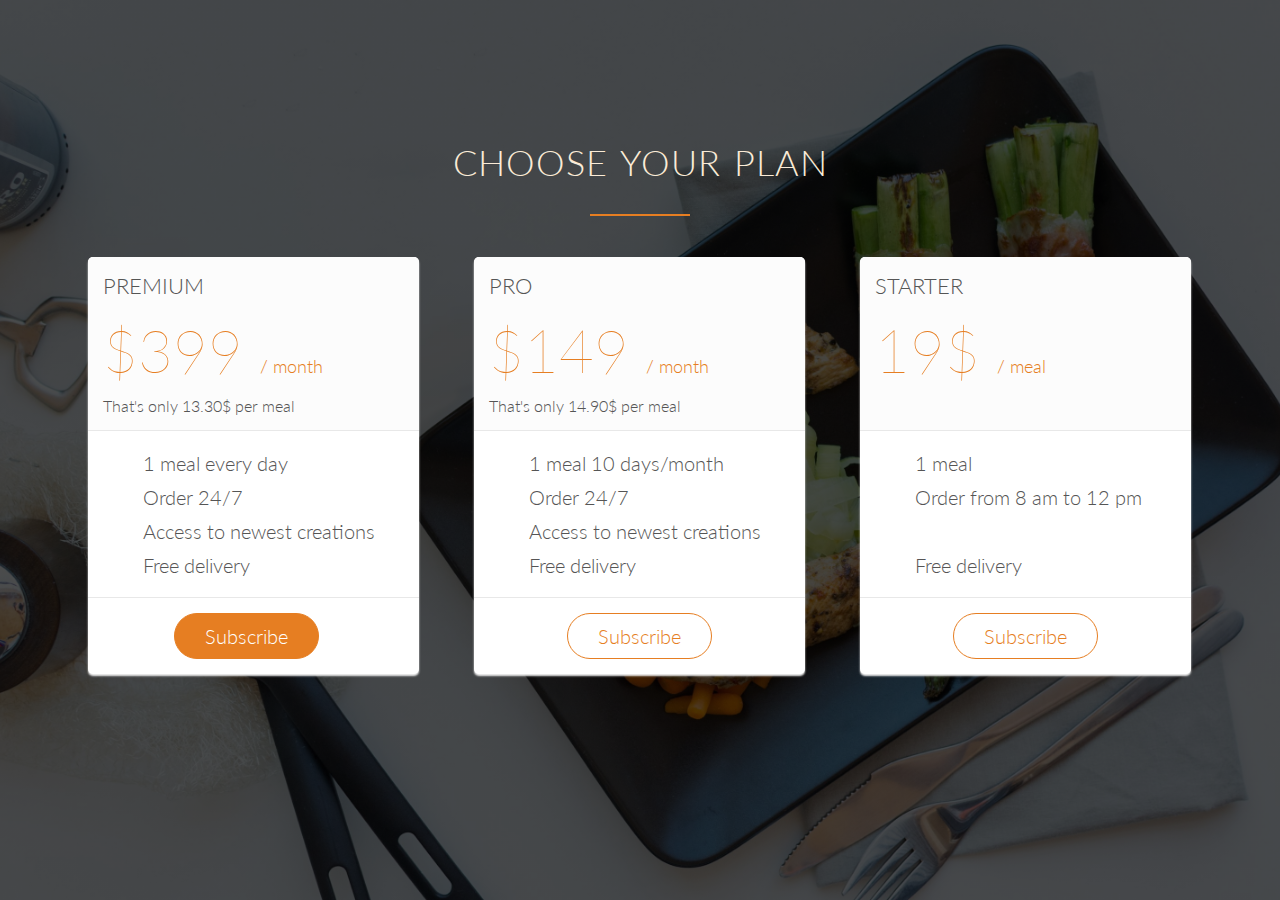
<file: plans.html>
<!DOCTYPE html>
<html lang="en">

<head>
  <meta charset="UTF-8">
  <meta name="viewport" content="width=device-width, initial-scale=1.0">
  <meta http-equiv="X-UA-Compatible" content="ie=edge">
  <title>Milafood signup</title>
  <link rel="stylesheet" type="text/css" href="vendors/css/normalize.css">
  <link rel="stylesheet" type="text/css" href="vendors/css/grid.css">
  <link rel="stylesheet" type="text/css" href="vendors/css/animate.css">
  <link rel="stylesheet" type="text/css" href="resources/css/style.css">
  <link rel="stylesheet" type="text/css" href="resources/css/queries.css">
  <link href='http://fonts.googleapis.com/css?family=Lato:100,300,400,300italic' rel='stylesheet' type='text/css'>
</head>

<body>
  <section class="section-plans js--section-plans" id="plans">
    <header>
      <div class="row" style="padding-top: 7em;">
        <h2 style="color: antiquewhite;">Choose your plan</h2>
      </div>
      <div class="row">
        <div class="col span-1-of-3">
          <div class="plan-box js--wp-4">
            <div>
              <h3>Premium</h3>
              <p class="plan-price">$399 <span>/ month</span></p>
              <p class="plan-price-meal">That's only 13.30$ per meal</p>
            </div>
            <div>
              <ul>
                <li><i class="ion-ios-checkmark-empty icon-small"></i>1 meal every day</li>
                <li><i class="ion-ios-checkmark-empty icon-small"></i>Order 24/7</li>
                <li><i class="ion-ios-checkmark-empty icon-small"></i>Access to newest creations</li>
                <li><i class="ion-ios-checkmark-empty icon-small"></i>Free delivery</li>
              </ul>
            </div>
            <div>
              <a href="index.html" class="btn btn-full">Subscribe</a>
            </div>
          </div>
        </div>
        <div class="col span-1-of-3">
          <div class="plan-box">
            <div>
              <h3>Pro</h3>
              <p class="plan-price">$149 <span>/ month</span></p>
              <p class="plan-price-meal">That's only 14.90$ per meal</p>
            </div>
            <div>
              <ul>
                <li><i class="ion-ios-checkmark-empty icon-small"></i>1 meal 10 days/month</li>
                <li><i class="ion-ios-checkmark-empty icon-small"></i>Order 24/7</li>
                <li><i class="ion-ios-checkmark-empty icon-small"></i>Access to newest creations</li>
                <li><i class="ion-ios-checkmark-empty icon-small"></i>Free delivery</li>
              </ul>
            </div>
            <div>
              <a href="index.html" class="btn btn-ghost">Subscribe</a>
            </div>
          </div>
        </div>
        <div class="col span-1-of-3">
          <div class="plan-box">
            <div>
              <h3>Starter</h3>
              <p class="plan-price">19$ <span>/ meal</span></p>
              <p class="plan-price-meal">&nbsp;</p>
            </div>
            <div>
              <ul>
                <li><i class="ion-ios-checkmark-empty icon-small"></i>1 meal</li>
                <li><i class="ion-ios-checkmark-empty icon-small"></i>Order from 8 am to 12 pm</li>
                <li><i class="ion-ios-close-empty icon-small"></i></li>
                <li><i class="ion-ios-checkmark-empty icon-small"></i>Free delivery</li>
              </ul>
            </div>
            <div>
              <a href="index.html" class="btn btn-ghost">Subscribe</a>
            </div>
          </div>
        </div>
      </div>
    </header>
  </section>
  <script>
    (function (i, s, o, g, r, a, m) {
      i['GoogleAnalyticsObject'] = r;
      i[r] = i[r] || function () {
        (i[r].q = i[r].q || []).push(arguments)
      }, i[r].l = 1 * new Date();
      a = s.createElement(o),
        m = s.getElementsByTagName(o)[0];
      a.async = 1;
      a.src = g;
      m.parentNode.insertBefore(a, m)
    })(window, document, 'script', '//www.google-analytics.com/analytics.js', 'ga');

    ga('create', 'UA-61026110-2', 'auto');
    ga('send', 'pageview');
  </script>
</body>

</html>
</file>
<file: vendors/css/grid.css>
/*  SECTIONS  ============================================================================= */

.section {
	clear: both;
	padding: 0px;
	margin: 0px;
}

/*  GROUPING  ============================================================================= */

.row {
    zoom: 1; /* For IE 6/7 (trigger hasLayout) */
}

.row:before,
.row:after {
    content:"";
    display:table;
}
.row:after {
    clear:both;
}

/*  GRID COLUMN SETUP   ==================================================================== */

.col {
	display: block;
	float:left;
	margin: 1% 0 1% 1.6%;
}

.col:first-child { margin-left: 0; } /* all browsers except IE6 and lower */


/*  REMOVE MARGINS AS ALL GO FULL WIDTH AT 480 PIXELS */

@media only screen and (max-width: 480px) {
	.col { 
		/*margin: 1% 0 1% 0%;*/
        margin: 0;
	}
}


/*  GRID OF TWO   ============================================================================= */


.span-2-of-2 {
	width: 100%;
}

.span-1-of-2 {
	width: 49.2%;
}

/*  GO FULL WIDTH AT LESS THAN 480 PIXELS */

@media only screen and (max-width: 480px) {
	.span-2-of-2 {
		width: 100%; 
	}
	.span-1-of-2 {
		width: 100%; 
	}
}


/*  GRID OF THREE   ============================================================================= */

	
.span-3-of-3 {
	width: 100%; 
}

.span-2-of-3 {
	width: 66.13%; 
}

.span-1-of-3 {
	width: 32.26%; 
}


/*  GO FULL WIDTH AT LESS THAN 480 PIXELS */

@media only screen and (max-width: 480px) {
	.span-3-of-3 {
		width: 100%; 
	}
	.span-2-of-3 {
		width: 100%; 
	}
	.span-1-of-3 {
		width: 100%;
	}
}

/*  GRID OF FOUR   ============================================================================= */

	
.span-4-of-4 {
	width: 100%; 
}

.span-3-of-4 {
	width: 74.6%; 
}

.span-2-of-4 {
	width: 49.2%; 
}

.span-1-of-4 {
	width: 23.8%; 
}


/*  GO FULL WIDTH AT LESS THAN 480 PIXELS */

@media only screen and (max-width: 480px) {
	.span-4-of-4 {
		width: 100%; 
	}
	.span-3-of-4 {
		width: 100%; 
	}
	.span-2-of-4 {
		width: 100%; 
	}
	.span-1-of-4 {
		width: 100%; 
	}
}


/*  GRID OF FIVE   ============================================================================= */

	
.span-5-of-5 {
	width: 100%;
}

.span-4-of-5 {
  	width: 79.68%; 
}

.span-3-of-5 {
  	width: 59.36%; 
}

.span-2-of-5 {
  	width: 39.04%;
}

.span-1-of-5 {
  	width: 18.72%;
}


/*  GO FULL WIDTH AT LESS THAN 480 PIXELS */

@media only screen and (max-width: 480px) {
	.span-5-of-5 {
		width: 100%; 
	}
	.span-4-of-5 {
		width: 100%; 
	}
	.span-3-of-5 {
		width: 100%; 
	}
	.span-2-of-5 {
		width: 100%; 
	}
	.span-1-of-5 {
		width: 100%; 
	}
}


/*  GRID OF SIX   ============================================================================= */


.span-6-of-6 {
	width: 100%;
}

.span-5-of-6 {
  	width: 83.06%;
}

.span-4-of-6 {
  	width: 66.13%;
}

.span-3-of-6 {
  	width: 49.2%;
}

.span-2-of-6 {
  	width: 32.26%;
}

.span-1-of-6 {
  	width: 15.33%;
}


/*  GO FULL WIDTH AT LESS THAN 480 PIXELS */

@media only screen and (max-width: 480px) {
	.span-6-of-6 {
		width: 100%; 
	}
	.span-5-of-6 {
		width: 100%; 
	}
	.span-4-of-6 {
		width: 100%; 
	}
	.span-3-of-6 {
		width: 100%; 
	}
	.span-2-of-6 {
		width: 100%; 
	}
	.span-1-of-6 {
		width: 100%; 
	}
}



/*  GRID OF SEVEN   ============================================================================= */


.span-7-of-7 {
	width: 100%;
}

.span-6-of-7 {
	width: 85.48%;
}

.span-5-of-7 {
  	width: 70.97%;
}

.span-4-of-7 {
  	width: 56.45%;
}

.span-3-of-7 {
  	width: 41.94%;
}

.span-2-of-7 {
  	width: 27.42%;
}

.span-1-of-7 {
  	width: 12.91%;
}


/*  GO FULL WIDTH AT LESS THAN 480 PIXELS */

@media only screen and (max-width: 480px) {
	.span-7-of-7 {
		width: 100%; 
	}
	.span-6-of-7 {
		width: 100%; 
	}
	.span-5-of-7 {
		width: 100%; 
	}
	.span-4-of-7 {
		width: 100%; 
	}
	.span-3-of-7 {
		width: 100%; 
	}
	.span-2-of-7 {
		width: 100%; 
	}
	.span-1-of-7 {
		width: 100%; 
	}
}


/*  GRID OF EIGHT   ============================================================================= */

	
.span-8-of-8 {
	width: 100%;
}

.span-7-of-8 {
	width: 87.3%; 
}

.span-6-of-8 {
	width: 74.6%; 
}

.span-5-of-8 {
	width: 61.9%; 
}

.span-4-of-8 {
	width: 49.2%; 
}

.span-3-of-8 {
	width: 36.5%;
}

.span-2-of-8 {
	width: 23.8%; 
}

.span-1-of-8 {
	width: 11.1%; 
}


/*  GO FULL WIDTH AT LESS THAN 480 PIXELS */

@media only screen and (max-width: 480px) {
	.span-8-of-8 {
		width: 100%; 
	}
	.span-7-of-8 {
		width: 100%; 
	}
	.span-6-of-8 {
		width: 100%; 
	}
	.span-5-of-8 {
		width: 100%; 
	}
	.span-4-of-8 {
		width: 100%; 
	}
	.span-3-of-8 {
		width: 100%; 
	}
	.span-2-of-8 {
		width: 100%; 
	}
	.span-1-of-8 {
		width: 100%; 
	}
}


/*  GRID OF NINE   ============================================================================= */


.span-9-of-9 {
	width: 100%;
}

.span-8-of-9 {
	width: 88.71%;
}

.span-7-of-9 {
	width: 77.42%; 
}

.span-6-of-9 {
	width: 66.13%; 
}

.span-5-of-9 {
	width: 54.84%; 
}

.span-4-of-9 {
	width: 43.55%; 
}

.span-3-of-9 {
	width: 32.26%;
}

.span-2-of-9 {
	width: 20.97%; 
}

.span-1-of-9 {
	width: 9.68%; 
}


/*  GO FULL WIDTH AT LESS THAN 480 PIXELS */

@media only screen and (max-width: 480px) {
	.span-9-of-9 {
		width: 100%; 
	}
	.span-8-of-9 {
		width: 100%; 
	}
	.span-7-of-9 {
		width: 100%; 
	}
	.span-6-of-9 {
		width: 100%; 
	}
	.span-5-of-9 {
		width: 100%; 
	}
	.span-4-of-9 {
		width: 100%; 
	}
	.span-3-of-9 {
		width: 100%; 
	}
	.span-2-of-9 {
		width: 100%; 
	}
	.span-1-of-9 {
		width: 100%; 
	}
}


/*  GRID OF TEN   ============================================================================= */


.span-10-of-10 {
	width: 100%;
}

.span-9-of-10 {
	width: 89.84%;
}

.span-8-of-10 {
	width: 79.68%;
}

.span-7-of-10 {
	width: 69.52%; 
}

.span-6-of-10 {
	width: 59.36%; 
}

.span-5-of-10 {
	width: 49.2%; 
}

.span-4-of-10 {
	width: 39.04%; 
}

.span-3-of-10 {
	width: 28.88%;
}

.span-2-of-10 {
	width: 18.72%; 
}

.span-1-of-10 {
	width: 8.56%; 
}


/*  GO FULL WIDTH AT LESS THAN 480 PIXELS */

@media only screen and (max-width: 480px) {
	.span-10-of-10 {
		width: 100%; 
	}
	.span-9-of-10 {
		width: 100%; 
	}
	.span-8-of-10 {
		width: 100%; 
	}
	.span-7-of-10 {
		width: 100%; 
	}
	.span-6-of-10 {
		width: 100%; 
	}
	.span-5-of-10 {
		width: 100%; 
	}
	.span-4-of-10 {
		width: 100%; 
	}
	.span-3-of-10 {
		width: 100%; 
	}
	.span-2-of-10 {
		width: 100%; 
	}
	.span-1-of-10 {
		width: 100%; 
	}
}


/*  GRID OF ELEVEN   ============================================================================= */

.span-11-of-11 {
	width: 100%;
}

.span-10-of-11 {
	width: 90.76%;
}

.span-9-of-11 {
	width: 81.52%;
}

.span-8-of-11 {
	width: 72.29%;
}

.span-7-of-11 {
	width: 63.05%; 
}

.span-6-of-11 {
	width: 53.81%; 
}

.span-5-of-11 {
	width: 44.58%; 
}

.span-4-of-11 {
	width: 35.34%; 
}

.span-3-of-11 {
	width: 26.1%;
}

.span-2-of-11 {
	width: 16.87%; 
}

.span-1-of-11 {
	width: 7.63%; 
}


/*  GO FULL WIDTH AT LESS THAN 480 PIXELS */

@media only screen and (max-width: 480px) {
	.span-11-of-11 {
		width: 100%; 
	}
	.span-10-of-11 {
		width: 100%; 
	}
	.span-9-of-11 {
		width: 100%; 
	}
	.span-8-of-11 {
		width: 100%; 
	}
	.span-7-of-11 {
		width: 100%; 
	}
	.span-6-of-11 {
		width: 100%; 
	}
	.span-5-of-11 {
		width: 100%; 
	}
	.span-4-of-11 {
		width: 100%; 
	}
	.span-3-of-11 {
		width: 100%; 
	}
	.span-2-of-11 {
		width: 100%; 
	}
	.span-1-of-11 {
		width: 100%; 
	}
}


/*  GRID OF TWELVE   ============================================================================= */

.span-12-of-12 {
	width: 100%;
}

.span-11-of-12 {
	width: 91.53%;
}

.span-10-of-12 {
	width: 83.06%;
}

.span-9-of-12 {
	width: 74.6%;
}

.span-8-of-12 {
	width: 66.13%;
}

.span-7-of-12 {
	width: 57.66%; 
}

.span-6-of-12 {
	width: 49.2%; 
}

.span-5-of-12 {
	width: 40.73%; 
}

.span-4-of-12 {
	width: 32.26%; 
}

.span-3-of-12 {
	width: 23.8%;
}

.span-2-of-12 {
	width: 15.33%; 
}

.span-1-of-12 {
	width: 6.86%; 
}


/*  GO FULL WIDTH AT LESS THAN 480 PIXELS */

@media only screen and (max-width: 480px) {
	.span-12-of-12 {
		width: 100%; 
	}
	.span-11-of-12 {
		width: 100%; 
	}
	.span-10-of-12 {
		width: 100%; 
	}
	.span-9-of-12 {
		width: 100%; 
	}
	.span-8-of-12 {
		width: 100%; 
	}
	.span-7-of-12 {
		width: 100%; 
	}
	.span-6-of-12 {
		width: 100%; 
	}
	.span-5-of-12 {
		width: 100%; 
	}
	.span-4-of-12 {
		width: 100%; 
	}
	.span-3-of-12 {
		width: 100%; 
	}
	.span-2-of-12 {
		width: 100%; 
	}
	.span-1-of-12 {
		width: 100%; 
	}
}
</file>
<file: resources/css/style.css>
/*
Orange color: #e67e22

*/


/* ----------------------------------------------- */
/* BASIC SETUP */
/* ----------------------------------------------- */

* {
    margin: 0;
    padding: 0;
    box-sizing: border-box;
}

html,
body {
    background-color: #fff;
    color: #555;
    font-family: 'Lato', 'Arial', sans-serif;
    font-weight: 300;
    font-size: 20px;
    text-rendering: optimizeLegibility;
    overflow-x: hidden;
}

.clearfix {
    zoom: 1;
}

.clearfix:after {
    content: '.';
    clear: both;
    display: block;
    height: 0;
    visibility: hidden;
}

/* ----------------------------------------------- */
/* REUSABLE COMPONENTS */
/* ----------------------------------------------- */


.row {
    max-width: 1140px;
    margin: 0 auto;
}

section {
    padding: 80px 0;
}

section#plans {
    padding: 0%;
}

.box {
    padding: 1%;
}

/* ----- HEADINGS ----- */
h1,
h2,
h3 {
    font-weight: 300;
    text-transform: uppercase;
}

h1 {
    margin-top: 0;
    margin-bottom: 20px;
    color: #fff;
    font-size: 240%;
    word-spacing: 4px;
    letter-spacing: 1px;
}

h2 {
    font-size: 180%;
    word-spacing: 2px;
    text-align: center;
    margin-bottom: 30px;
    letter-spacing: 1px;
}

h3 {
    font-size: 110%;
    margin-bottom: 15px;
}

h2:after {
    display: block;
    height: 2px;
    background-color: #e67e22;
    content: " ";
    width: 100px;
    margin: 0 auto;
    margin-top: 30px;
}

/* ----- PARAGRAPHS ----- */
.long-copy {
    line-height: 145%;
    width: 70%;
    margin-left: 15%;
}

.box p {
    font-size: 90%;
    line-height: 145%;
}


/* ----- ICONS ----- */
.icon-big {
    font-size: 350%;
    display: block;
    color: #e67e22;
    margin-bottom: 10px;
}

.icon-small {
    display: inline-block;
    width: 30px;
    text-align: center;
    color: #e67e22;
    font-size: 120%;
    margin-right: 10px;

    /*secrets to align text and icons*/
    line-height: 120%;
    vertical-align: middle;
    margin-top: -5px;
}

/* ----- LINKS ----- */

a:link,
a:visited {
    color: #e67e22;
    text-decoration: none;
    padding-bottom: 1px;
    border-bottom: 1px solid #e67e22;
    -webkit-transition: border-bottom 0.2s, color 0.2s;
    transition: border-bottom 0.2s, color 0.2s;
}

a:link#certificate,
a:visited#certificate {

    border-bottom: 1px solid transparent;
}

a:hover,
a:active {
    color: #555;
    border-bottom: 1px solid transparent;
}



/* ----- BUTTONS ----- */
.btn:link,
.btn:visited,
input[type=submit] {
    display: inline-block;
    padding: 10px 30px;
    font-weight: 300;
    text-decoration: none;
    border-radius: 200px;
    -webkit-transition: background-color 0.2s, border 0.2s, color 0.2s;
    transition: background-color 0.2s, border 0.2s, color 0.2s;
}

.btn-full:link,
.btn-full:visited,
input[type=submit] {
    background-color: #e67e22;
    border: 1px solid #e67e22;
    color: #fff;
    margin-right: 15px;
}

.btn-ghost:link,
.btn-ghost:visited {
    border: 1px solid #e67e22;
    color: #e67e22;
}

.btn:hover,
.btn:active,
input[type=submit]:hover,
input[type=submit]:active {
    background-color: #cf6d17;
}

.btn-full:hover,
.btn-full:active {
    border: 1px solid #cf6d17;
}

.btn-ghost:hover,
.btn-ghost:active {
    border: 1px solid #cf6d17;
    color: #fff;
}


/* ----------------------------------------------- */
/* HEADER */
/* ----------------------------------------------- */

header {
    background-image: -webkit-linear-gradient(rgba(0, 0, 0, 0.7), rgba(0, 0, 0, 0.7)), url(img/hero-min.jpg);
    background-image: linear-gradient(rgba(0, 0, 0, 0.7), rgba(0, 0, 0, 0.7)), url(img/hero-min.jpg);
    background-size: cover;
    background-position: center;
    height: 100vh;
    background-attachment: fixed;
}

.hero-text-box {
    position: absolute;
    width: 1140px;
    top: 50%;
    left: 50%;
    -webkit-transform: translate(-50%, -50%);
    -ms-transform: translate(-50%, -50%);
    transform: translate(-50%, -50%);
}

.logo {
    height: 160px;
    width: auto;
    float: left;
    margin-top: -10px;
}

.logo-black {
    display: none;
    height: 50px;
    width: auto;
    float: left;
    margin: 5px 0;
}

/* Main navi */
.main-nav {
    float: right;
    list-style: none;
    margin-top: 55px;
}

.main-nav li {
    display: inline-block;
    margin-left: 40px;
}

.main-nav li a:link,
.main-nav li a:visited {
    padding: 8px 0;
    color: #fff;
    text-decoration: none;
    text-transform: uppercase;
    font-size: 90%;
    border-bottom: 2px solid transparent;
    -webkit-transition: border-bottom 0.2s;
    transition: border-bottom 0.2s;
}

.main-nav li a:hover,
.main-nav li a:active {
    border-bottom: 2px solid #e67e22;
}


/* Mobile navi */
.mobile-nav-icon {
    float: right;
    margin-top: 30px;
    cursor: pointer;
    display: none;
}

.mobile-nav-icon i {
    font-size: 200%;
    color: #fff;
}


/* Sticky navi */
.sticky {
    position: fixed;
    top: 0;
    left: 0;
    width: 100%;
    background-color: rgba(255, 255, 255, 0.98);
    box-shadow: 0 2px 2px #efefef;
    z-index: 9999;
}

.sticky .main-nav {
    margin-top: 18px;
}

.sticky .main-nav li a:link,
.sticky .main-nav li a:visited {
    padding: 16px 0;
    color: #555;
}

.sticky .logo {
    display: none;
}

.sticky .logo-black {
    display: block;
}

/* ----------------------------------------------- */
/* FEATURES */
/* ----------------------------------------------- */

.section-features .long-copy {
    margin-bottom: 30px;
}


/* ----------------------------------------------- */
/* MEALS */
/* ----------------------------------------------- */

.section-meals {
    padding: 0;
}

.meals-showcase {
    list-style: none;
    width: 100%;
}

.meals-showcase li {
    display: block;
    float: left;
    width: 25%;
}

.meal-photo {
    width: 100%;
    margin: 0;
    overflow: hidden;
    background-color: #000;
}

.meal-photo img {
    opacity: 0.7;
    width: 100%;
    height: auto;
    -webkit-transform: scale(1.15);
    -ms-transform: scale(1.15);
    transform: scale(1.15);
    -webkit-transition: -webkit-transform 0.5s, opacity 0.5s;
    transition: transform 0.5s, opacity 0.5s;
}

.meal-photo img:hover {
    opacity: 1;
    -webkit-transform: scale(1.03);
    -ms-transform: scale(1.03);
    transform: scale(1.03);
}



/* ----------------------------------------------- */
/* HOW IT WORKS SECTION */
/* ----------------------------------------------- */

.section-steps {
    background-color: #f4f4f4;
}

.steps-box {
    margin-top: 30px;
}


.steps-box:first-child {
    text-align: right;
    padding-right: 3%;
}

.steps-box:last-child {
    text-align: left;
    padding-left: 3%;
    margin-top: 70px;
}

.app-screen {
    width: 40%;
}

.works-step {
    margin-bottom: 50px;
}

.works-step:last-of-type {
    margin-bottom: 80px;
}

.works-step div {
    color: #e67e22;
    font-size: 150%;
    height: 54px;
    width: 54px;
    border: 2px solid #e67e22;
    border-radius: 50%;
    display: inline-block;
    text-align: center;
    margin-right: 25px;
    float: left;
    padding: 5px;
}

.btn-app:link,
.btn-app:visited {
    border: 0;
}

.btn-app img {
    height: 50px;
    width: auto;
    margin-right: 10px;
}


/* ----------------------------------------------- */
/* CITIES */
/* ----------------------------------------------- */

.box img {
    width: 100%;
    height: auto;
    margin-bottom: 15px;
}

.city-feature {
    margin-bottom: 5px;
}


/* ----------------------------------------------- */
/* TESTIMONIALS */
/* ----------------------------------------------- */

.section-testimonials {
    background-image: -webkit-linear-gradient(rgba(0, 0, 0, 0.8), rgba(0, 0, 0, 0.8)), url(img/back-customers-min.jpg);
    background-image: linear-gradient(rgba(0, 0, 0, 0.8), rgba(0, 0, 0, 0.8)), url(img/back-customers-min.jpg);
    background-size: cover;
    color: #fff;
    background-attachment: fixed;
}

blockquote {
    padding: 2%;
    font-style: italic;
    line-height: 145%;
    position: relative;
    margin-top: 40px;
}

blockquote:before {
    content: "\201C";
    font-size: 500%;
    display: block;
    position: absolute;
    top: -5px;
    left: -5px;
}

cite {
    font-size: 90%;
    margin-top: 25px;
    display: block;
}

cite img {
    height: 45px;
    border-radius: 50%;
    margin-right: 10px;
    vertical-align: middle;
}


/* ----------------------------------------------- */
/* SIGN UP */
/* ----------------------------------------------- */

.section-plans {
    background-color: #f4f4f4;
}

.plan-box {
    background-color: #fff;
    border-radius: 5px;
    width: 90%;
    margin-left: 5%;
    box-shadow: 0 2px 2px #efefef;
}

.plan-box div {
    padding: 15px;
    border-bottom: 1px solid #e8e8e8;
}

.plan-box div:first-child {
    background-color: #fcfcfc;
    border-top-left-radius: 5px;
    border-top-right-radius: 5px;
}

.plan-box div:last-child {
    text-align: center;
    border: 0;
}


.plan-price {
    font-size: 300%;
    margin-bottom: 10px;
    font-weight: 100;
    color: #e67e22;
}

.plan-price span {
    font-size: 30%;
    font-weight: 300;
}

.plan-price-meal {
    font-size: 80%;
}

.plan-box ul {
    list-style: none;
}

.plan-box ul li {
    padding: 5px 0;
}


/* ----------------------------------------------- */
/* FORM */
/* ----------------------------------------------- */

.contact-form {
    width: 60%;
    margin: 0 auto;
}

input[type=text],
input[type=email],
select,
textarea {
    width: 100%;
    padding: 7px;
    border-radius: 3px;
    border: 1px solid #ccc;
}

textarea {
    height: 100px;
}

input[type=checkbox] {
    margin: 10px 5px 10px 0;
}

*:focus {
    outline: none;
}


/* ----------------------------------------------- */
/* FOOTER */
/* ----------------------------------------------- */

footer {
    background-color: #333;
    padding: 50px;
    font-size: 80%;
}

.footer-nav {
    list-style: none;
    float: left;
}

.social-links {
    list-style: none;
    float: right;
}

.footer-nav li,
.social-links li {
    display: inline-block;
    margin-right: 20px;
}

.footer-nav li:last-child,
.social-links li:last-child {
    margin-right: 0;
}

.footer-nav li a:link,
.footer-nav li a:visited,
.social-links li a:link,
.social-links li a:visited {
    text-decoration: none;
    border: 0;
    color: #888;
    -webkit-transition: color 0.2s;
    transition: color 0.2s;
}

.footer-nav li a:hover,
.footer-nav li a:active {
    color: #ddd;
}

.social-links li a:link,
.social-links li a:visited {
    font-size: 160%;
}

.ion-social-facebook,
.ion-social-twitter,
.ion-social-googleplus,
.ion-social-instagram {
    -webkit-transition: color 0.2s;
    transition: color 0.2s;
}

.ion-social-facebook:hover {
    color: #3b5998;
}

.ion-social-twitter:hover {
    color: #00aced;
}

.ion-social-googleplus:hover {
    color: #dd4b39;
}

.ion-social-instagram:hover {
    color: #517fa4;
}


footer p {
    color: #888;
    text-align: center;
    margin-top: 20px;
}




/* ----------------------------------------------- */
/* Animations */
/* ----------------------------------------------- */

.js--wp-1,
.js--wp-2,
.js--wp-3 {
    opacity: 0;
    -webkit-animation-duration: 1s;
    animation-duration: 1s;
}

.js--wp-4 {
    -webkit-animation-duration: 1s;
    animation-duration: 1s;
}

.js--wp-1.animated,
.js--wp-2.animated,
.js--wp-3.animated {
    opacity: 1;
}
</file>
<file: resources/css/queries.css>
/* Big tablet to 1200px (widths smaller taht the 1140px row) */
@media only screen and (max-width: 1200px) {
    .hero-text-box {
        width: 100%;
        padding: 0 2%;
    }
    
    .row { padding: 0 2%; }
}


/* Small tablet to big tablet: from 768px to 1023px */
@media only screen and (max-width: 1023px) {
    body { font-size: 18px; }
    section { padding: 60px 0; }
    
    .long-copy {
        width: 80%;
        margin-left: 10%;
    }
    
    .steps-box { margin-top: 10px; }
    .steps-box:last-child { margin-top: 10px; }
    .works-steps { margin-bottom: 40px; }
    .works-step:last-of-type { margin-bottom: 60px; }
    
    .app-screen { width: 50%; }
    
    .icon-small { 
        width: 17px;
        margin-right: 5px;
    }
    
    .city-feature { font-size: 90%; }
    
    .plan-box {
        width: 100%;
        margin-left: 0%;
    }
    
    .plan-price { font-size: 250%; }
    .contact-form { width: 80%; }
}



/* Small phones to small tablets: from 481px to 767px */
@media only screen and (max-width: 767px) {
    body { font-size: 16px; }
    section { padding: 30px 0; }
    
    .row,
    .hero-text-box { padding: 0 4%; }
    .col { 
        width: 100%;
        margin: 0 0 4% 0;
    }
    
    
    .main-nav { display: none; }
    .mobile-nav-icon {display: inline-block;}
    
    .main-nav {
        float: left;
        margin-top: 30px;
        margin-left: 25px;
    }
    
    .main-nav li {
        display: block;
    }
    
    .main-nav li a:link,
    .main-nav li a:visited {
        display: block;
        border: 0;
        padding: 10px 0;
        font-size: 100%;
    }
    
    .sticky .main-nav { margin-top: 10px; }

    .sticky .main-nav li a:link,
    .sticky .main-nav li a:visited { padding: 10px 0; }
    .sticky .mobile-nav-icon { margin-top: 10px; }
    .sticky .mobile-nav-icon i { color: #555; }
    
    
    
    h1 { font-size: 180%; }
    h2 { font-size: 150%; }
    
    .long-copy {
        width: 100%;
        margin-left: 0%;
    }
    
    .app-screen { width: 40%; }
    .steps-box:first-child { text-align: center; }
    
    .works-step div {
        height: 40px;
        width: 40px;
        margin-right: 15px;
        padding: 4px;
        font-size: 120%;
    }
    
    .works-step { margin-bottom: 20px; }
    .works-step:last-of-type { margin-bottom: 20px; }
    
}



/* Small phones: from 0 to 480px */
@media only screen and (max-width: 480px) {
    section { padding: 25px 0; }
    .contact-form {width: 100%; }
}
</file>
